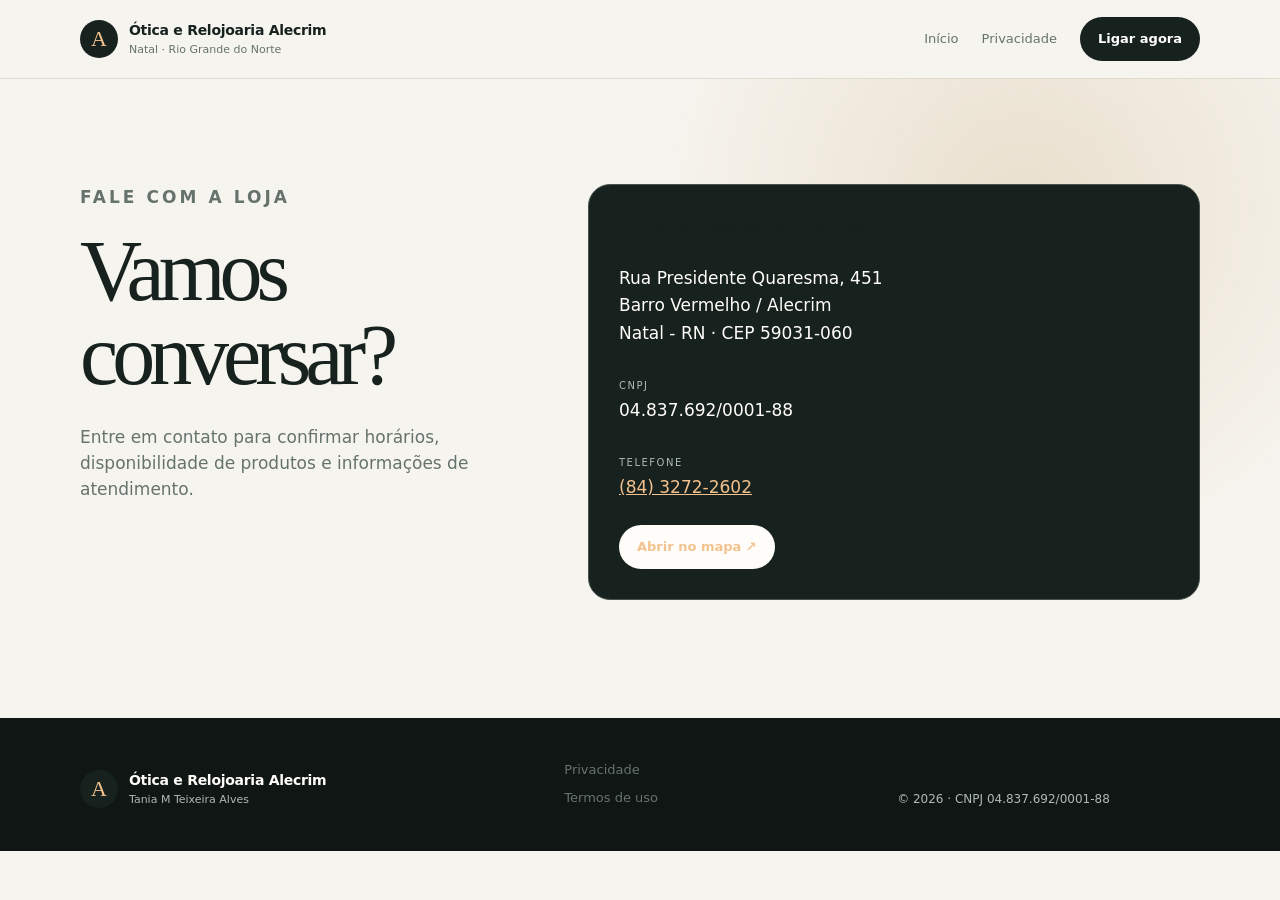
<file: contato.html>
<!doctype html><html lang="pt-BR"><head><meta charset="utf-8"><meta name="viewport" content="width=device-width,initial-scale=1"><meta name="description" content="Contato da Ótica e Relojoaria Alecrim em Natal, RN."><title>Contato | Ótica e Relojoaria Alecrim</title><link rel="stylesheet" href="/styles.css"></head><body><header class="site-header"><div class="container nav-wrap"><a class="brand" href="/"><span class="brand-mark">A</span><span><strong>Ótica e Relojoaria Alecrim</strong><small>Natal · Rio Grande do Norte</small></span></a><nav><a href="/">Início</a><a href="/privacidade.html">Privacidade</a><a class="button button-dark" href="tel:+558432722602">Ligar agora</a></nav></div></header><main><section class="hero"><div class="container split"><div><p class="eyebrow">Fale com a loja</p><h1>Vamos conversar?</h1><p class="lead">Entre em contato para confirmar horários, disponibilidade de produtos e informações de atendimento.</p></div><div class="address-card" style="background:var(--ink);color:white"><p><strong>Ótica e Relojoaria Alecrim</strong></p><p>Rua Presidente Quaresma, 451<br>Barro Vermelho / Alecrim<br>Natal - RN · CEP 59031-060</p><p><small>CNPJ</small><br>04.837.692/0001-88</p><p><small>Telefone</small><br><a href="tel:+558432722602">(84) 3272-2602</a></p><a class="button button-light" href="https://www.google.com/maps/search/?api=1&query=Rua+Presidente+Quaresma+451+Natal+RN" target="_blank" rel="noopener">Abrir no mapa ↗</a></div></div></section></main><footer class="site-footer"><div class="container footer-grid"><div><a class="brand" href="/"><span class="brand-mark">A</span><span><strong>Ótica e Relojoaria Alecrim</strong><small>Tania M Teixeira Alves</small></span></a></div><div class="footer-links"><a href="/privacidade.html">Privacidade</a><a href="/termos-de-uso.html">Termos de uso</a></div><small class="muted">© 2026 · CNPJ 04.837.692/0001-88</small></div></footer></body></html>
</file>
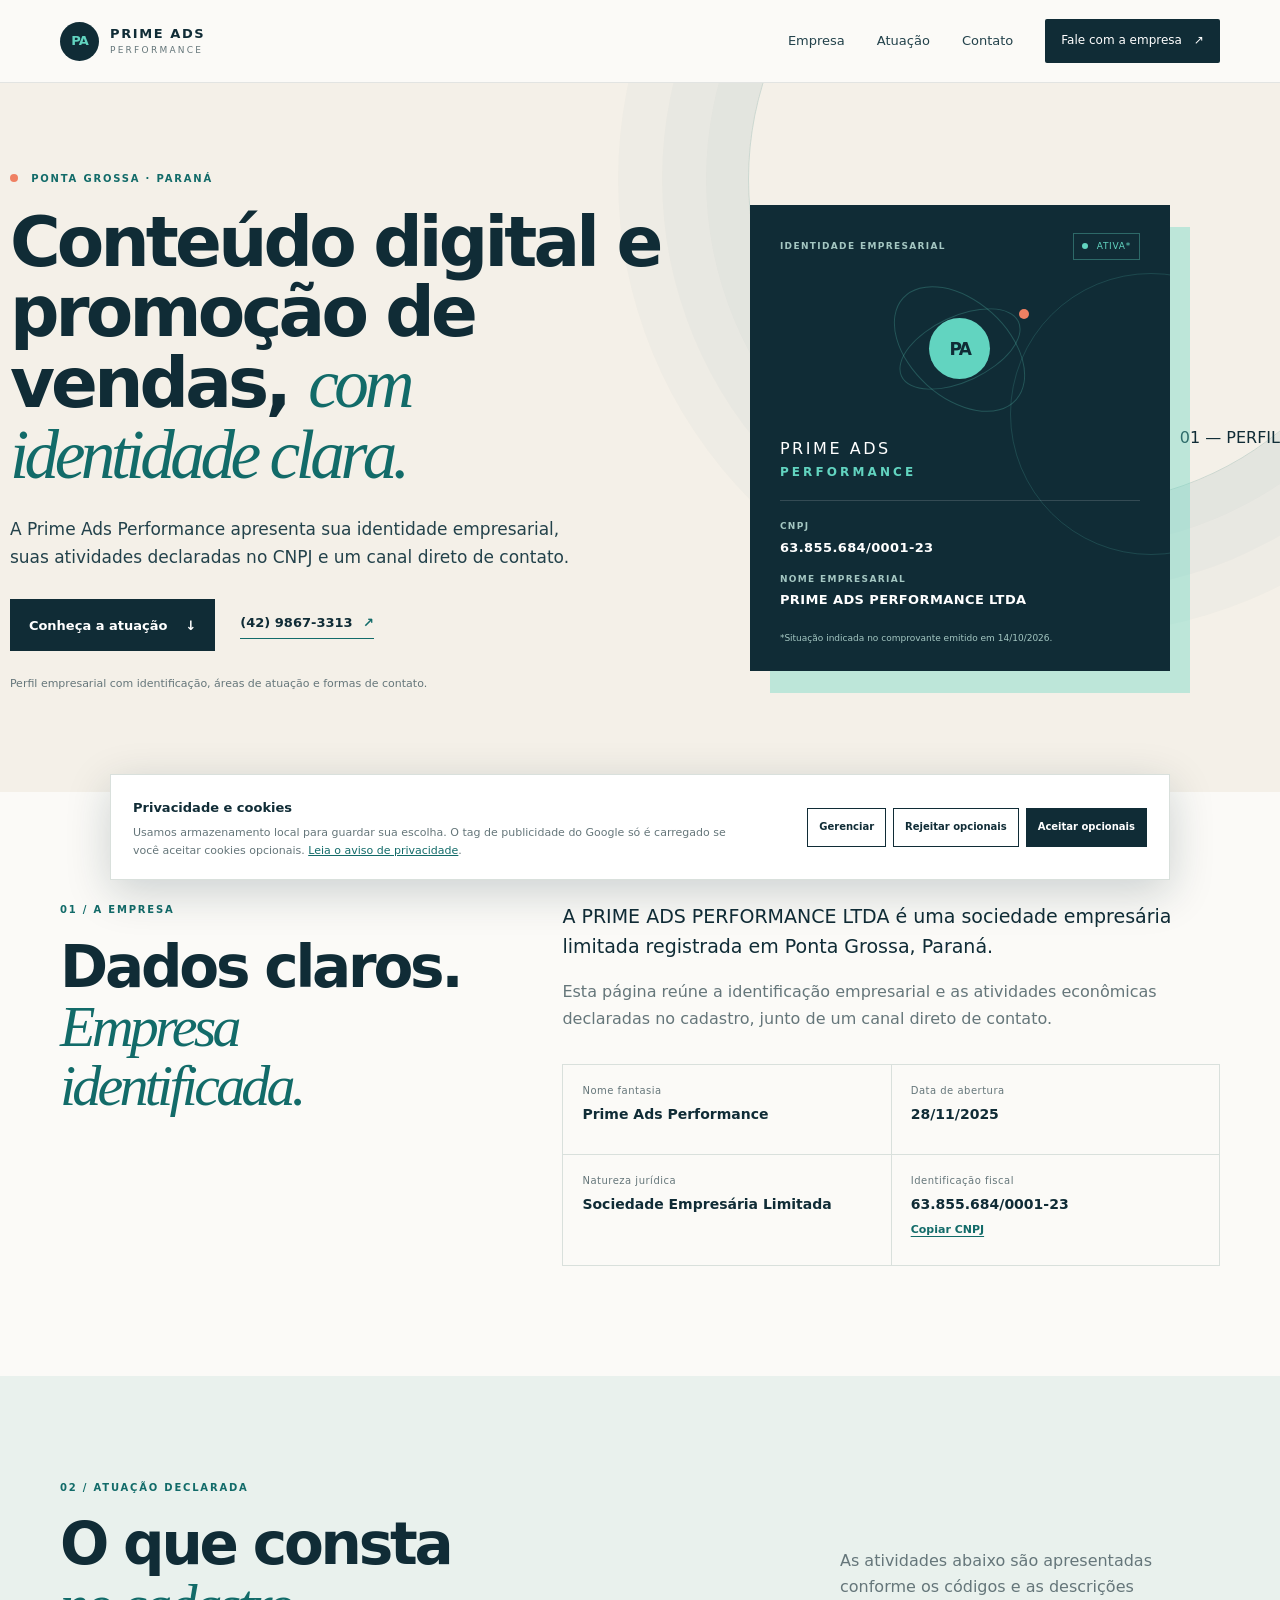
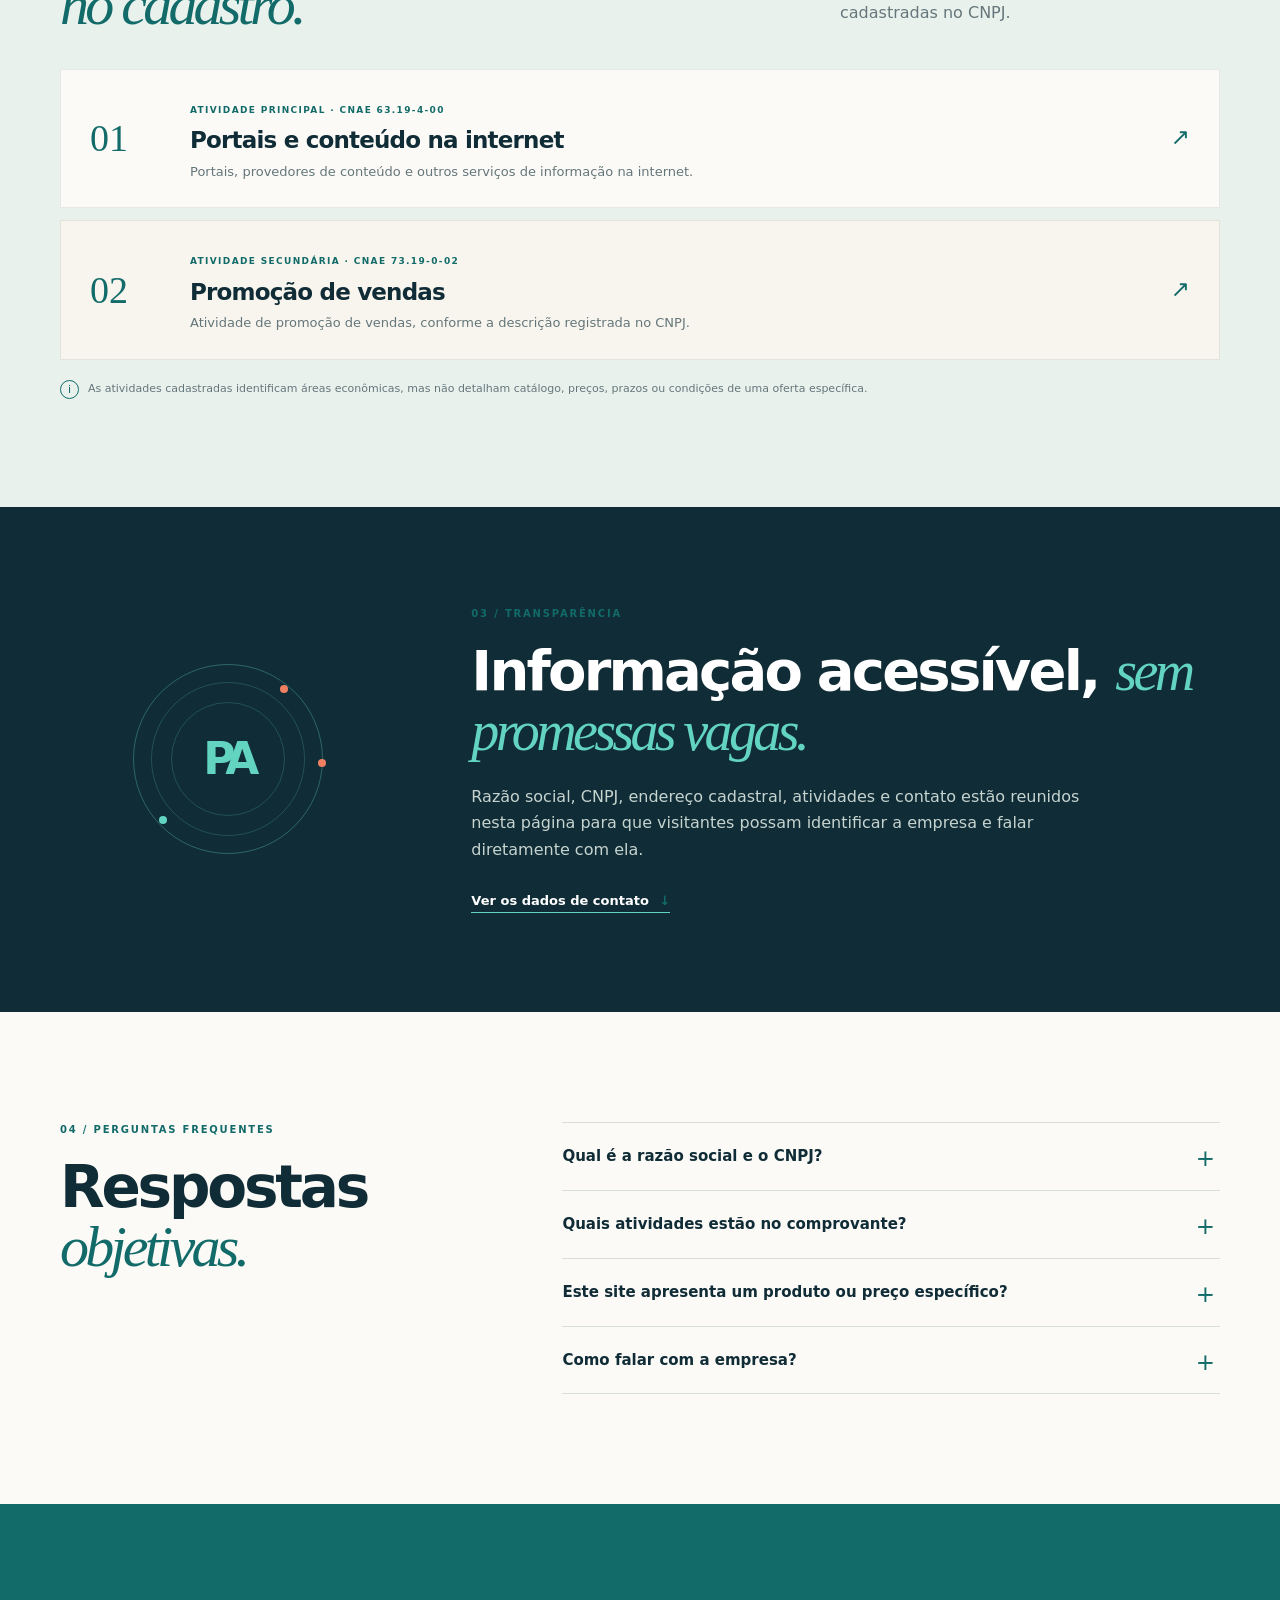
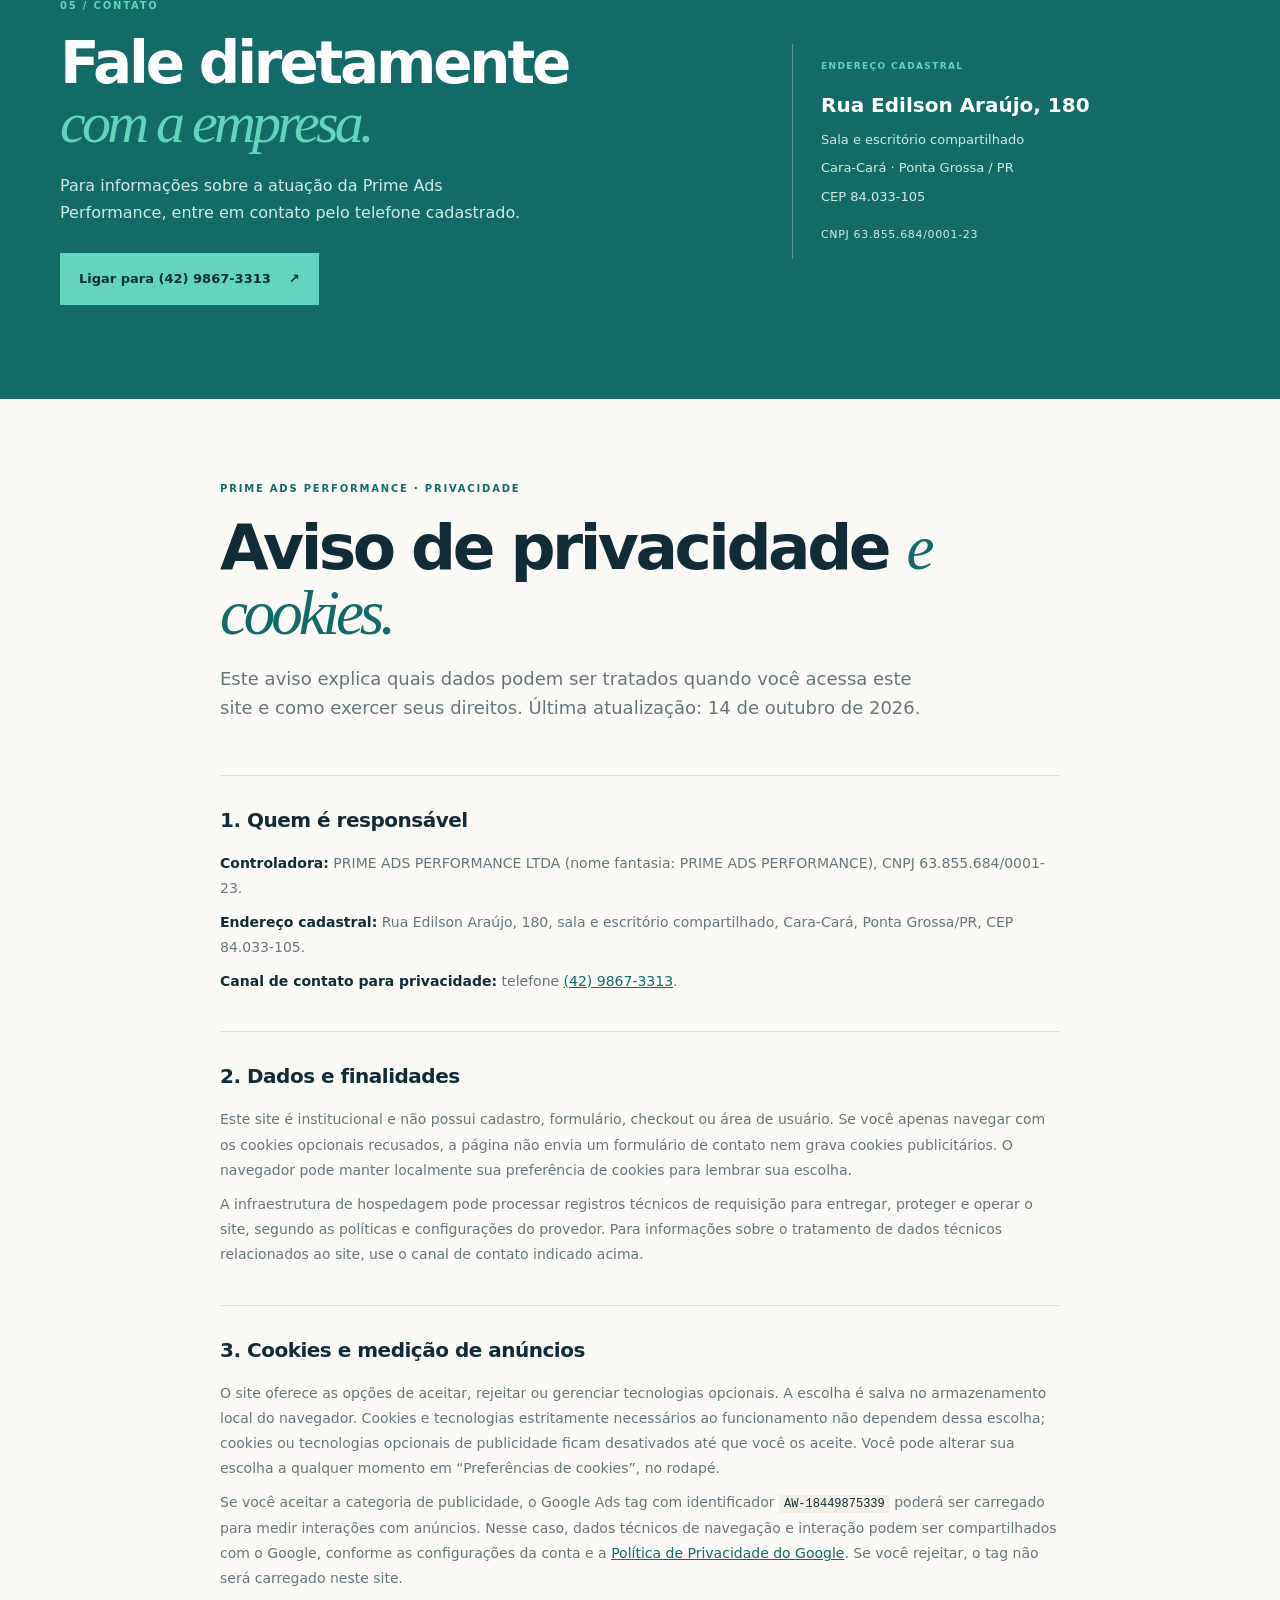
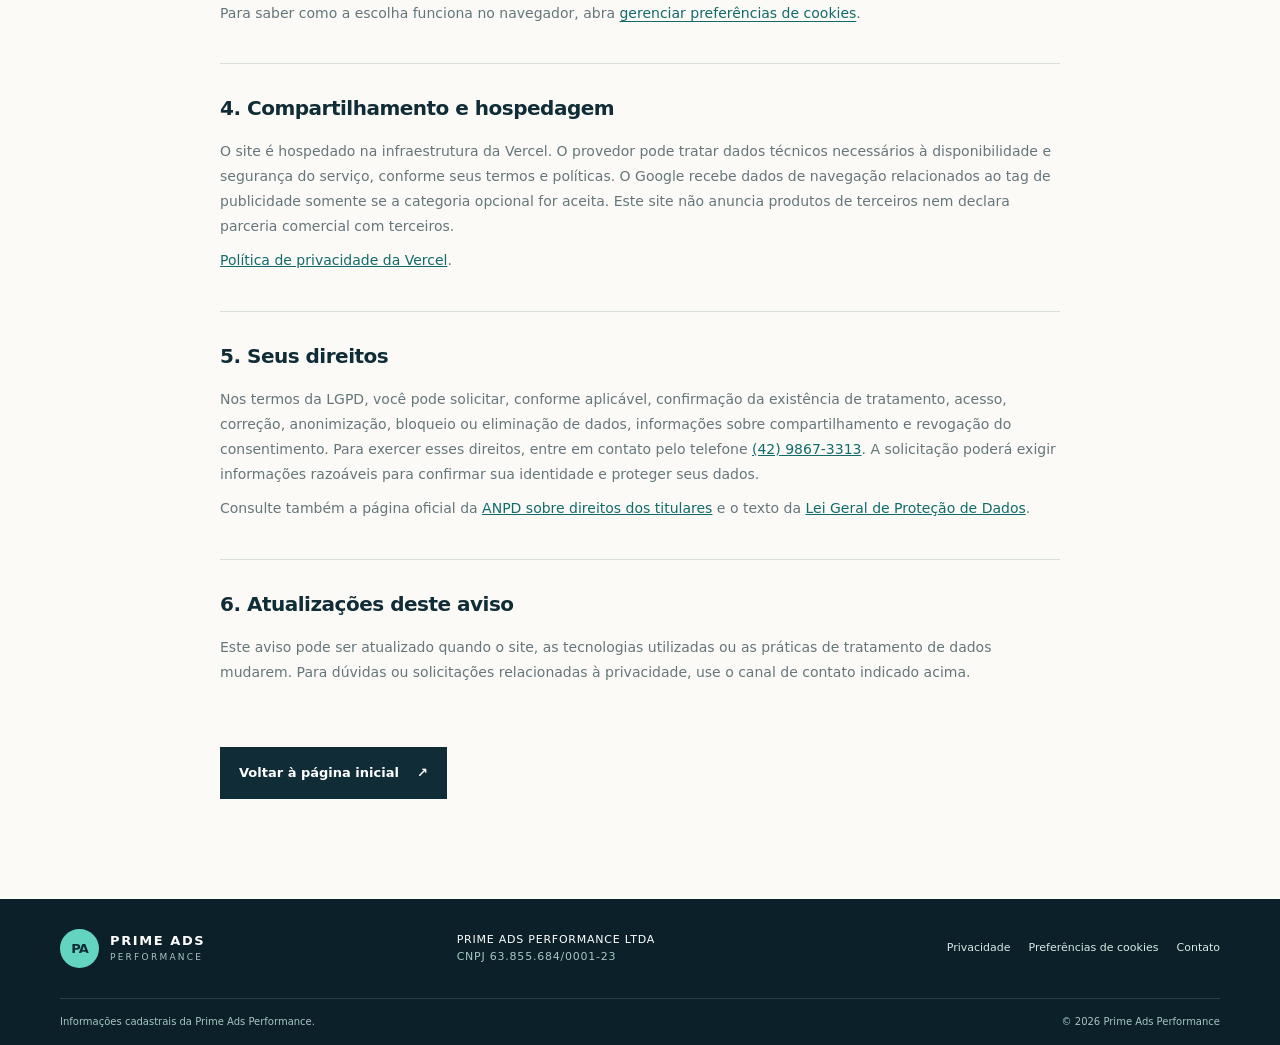
<file: index (1).html>
<!doctype html>
<html lang="pt-BR">
<head>
  <meta charset="utf-8">
  <meta name="viewport" content="width=device-width, initial-scale=1">
  <meta name="robots" content="noindex, nofollow">
  <meta name="theme-color" content="#102c36">
  <meta name="description" content="Conheça a PRIME ADS PERFORMANCE LTDA: dados cadastrais, atividades declaradas no CNPJ e canal de contato em Ponta Grossa, Paraná.">
  <title>Prime Ads Performance | Perfil empresarial</title>
    <style>
:root{color-scheme:light;--ink:#102c36;--ink-soft:#23424b;--teal:#62d4c0;--teal-dark:#126b69;--sand:#f4f0e8;--paper:#fbfaf7;--coral:#ef8062;--muted:#65767a;--line:#d9e0dc;--white:#fff;--serif:Georgia,"Times New Roman",serif;--sans:Inter,ui-sans-serif,system-ui,-apple-system,"Segoe UI",sans-serif}
*{box-sizing:border-box}html{scroll-behavior:smooth;scroll-padding-top:90px}body{margin:0;background:var(--paper);color:var(--ink);font-family:var(--sans);font-size:16px;line-height:1.65;-webkit-font-smoothing:antialiased}a{color:inherit}button{font:inherit}button:focus-visible,a:focus-visible,summary:focus-visible{outline:3px solid var(--coral);outline-offset:4px}.wrap{width:min(1160px,calc(100% - 48px));margin-inline:auto}.skip-link{position:absolute;top:-100px;left:16px;z-index:100;background:var(--white);padding:10px 14px}.skip-link:focus{top:16px}
.site-header{position:sticky;top:0;z-index:20;background:rgba(251,250,247,.94);border-bottom:1px solid rgba(16,44,54,.1);backdrop-filter:blur(12px)}.nav-wrap{height:82px;display:flex;align-items:center;justify-content:space-between}.brand{display:inline-flex;align-items:center;gap:11px;text-decoration:none}.brand-mark{width:39px;height:39px;display:flex;align-items:center;justify-content:center;position:relative;border-radius:50%;background:var(--ink);color:var(--teal);font-size:13px;font-weight:800;letter-spacing:-.09em}.brand-mark span+span{margin-left:-1px}.brand-copy{display:grid;line-height:1.05;letter-spacing:.1em}.brand-copy strong{font-size:13px;font-weight:800}.brand-copy small{font-size:9px;margin-top:5px;letter-spacing:.25em;color:var(--muted)}.main-nav{display:flex;align-items:center;gap:32px}.main-nav>a:not(.nav-cta){font-size:13px;text-decoration:none;color:var(--ink-soft)}.main-nav>a:hover,.footer-links a:hover,.footer-links button:hover{color:var(--teal-dark)}.nav-cta{display:inline-flex;gap:12px;align-items:center;background:var(--ink);color:var(--white);font-size:12px;text-decoration:none;padding:12px 16px;border-radius:2px}.nav-cta:hover{background:var(--teal-dark)}.menu-toggle{display:none;border:0;background:transparent;width:42px;height:42px;padding:10px}.menu-toggle span{display:block;height:2px;background:var(--ink);margin:6px 0}
.hero{min-height:630px;position:relative;overflow:hidden;background:var(--sand);display:flex;align-items:center}.hero:after{content:"";position:absolute;right:-120px;top:-230px;width:650px;height:650px;border:1px solid rgba(18,107,105,.18);border-radius:50%;box-shadow:0 0 0 42px rgba(18,107,105,.025),0 0 0 86px rgba(18,107,105,.025),0 0 0 130px rgba(18,107,105,.025);pointer-events:none}.hero-grid{display:grid;grid-template-columns:1.08fr .72fr;gap:70px;align-items:center;position:relative;z-index:1;padding-block:88px}.eyebrow{font-size:10px;font-weight:800;letter-spacing:.18em;color:var(--teal-dark);text-transform:uppercase;margin:0 0 19px}.eyebrow-dot{width:8px;height:8px;border-radius:50%;display:inline-block;background:var(--coral);margin-right:8px}.hero h1,.section h2,.contact-section h2,.privacy-wrap h1{font-size:clamp(42px,5.4vw,72px);line-height:1.02;letter-spacing:-.055em;margin:0;font-weight:700;max-width:740px}.hero h1 em,.section h2 em,.contact-section h2 em,.privacy-wrap h1 em{font-family:var(--serif);font-weight:400;color:var(--teal-dark);letter-spacing:-.065em}.hero-lede{max-width:560px;color:var(--ink-soft);font-size:17px;line-height:1.7;margin:24px 0 27px}.hero-actions{display:flex;align-items:center;gap:25px;flex-wrap:wrap}.button{display:inline-flex;align-items:center;justify-content:center;gap:18px;text-decoration:none;font-size:13px;font-weight:700;padding:15px 19px;min-height:52px}.button-dark{background:var(--ink);color:var(--white)}.button-dark:hover{background:var(--teal-dark)}.text-link{font-size:13px;font-weight:700;text-decoration:none;border-bottom:1px solid var(--teal-dark);padding-bottom:4px}.text-link span{margin-left:6px;color:var(--teal-dark)}.hero-note{font-size:11px;color:var(--muted);margin-top:24px}.identity-card{position:relative;max-width:420px;justify-self:end;width:100%;background:var(--ink);color:var(--white);padding:28px 30px 25px;box-shadow:20px 22px 0 rgba(98,212,192,.38);overflow:hidden}.identity-card:before{content:"";position:absolute;width:280px;height:280px;border:1px solid rgba(98,212,192,.17);border-radius:50%;top:68px;right:-122px}.identity-top{display:flex;justify-content:space-between;align-items:center;position:relative;z-index:1}.card-kicker,.identity-detail span,.address-label{font-size:9px;letter-spacing:.15em;color:#a4c7c2;font-weight:700}.status-pill{font-size:9px;color:var(--teal);border:1px solid rgba(98,212,192,.36);padding:5px 8px;letter-spacing:.08em}.status-pill span{display:inline-block;width:6px;height:6px;background:var(--teal);border-radius:50%;margin-right:5px}.orbital-mark{height:178px;position:relative;display:flex;align-items:center;justify-content:center}.orbit{position:absolute;border:1px solid rgba(98,212,192,.25);border-radius:50%;transform:rotate(-25deg)}.orbit-one{width:130px;height:66px}.orbit-two{width:153px;height:98px;transform:rotate(42deg)}.orbit-core{width:61px;height:61px;border-radius:50%;background:var(--teal);color:var(--ink);font-weight:800;font-size:17px;display:flex;align-items:center;justify-content:center;letter-spacing:-.1em}.orbit-dot{position:absolute;width:10px;height:10px;border-radius:50%;background:var(--coral);transform:translate(64px,-35px)}.identity-name{font-size:16px;letter-spacing:.16em;line-height:1.4;margin:0 0 17px}.identity-name strong{font-size:12px;color:var(--teal);letter-spacing:.26em}.identity-rule{height:1px;background:rgba(255,255,255,.15);margin:18px 0}.identity-detail{display:grid;gap:3px;margin:13px 0}.identity-detail strong{font-size:13px;letter-spacing:.03em}.identity-foot{font-size:9px;color:#a4c7c2;margin:20px 0 0}
.section{padding:110px 0}.section-grid{display:grid;grid-template-columns:.78fr 1.22fr;gap:82px}.section h2,.contact-section h2{font-size:clamp(36px,4.6vw,58px)}.company-copy p{max-width:690px;color:var(--muted);margin:0 0 18px}.company-copy .lead{font-size:19px;color:var(--ink);line-height:1.55}.facts-grid{display:grid;grid-template-columns:1fr 1fr;gap:1px;background:var(--line);border:1px solid var(--line);margin-top:32px}.fact{position:relative;background:var(--paper);padding:18px 19px;min-height:89px;display:flex;flex-direction:column;gap:5px}.fact span{color:var(--muted);font-size:10px;letter-spacing:.05em}.fact strong{font-size:14px;line-height:1.3}.copy-button{align-self:flex-start;color:var(--teal-dark);border:0;background:none;padding:3px 0;font-size:11px;font-weight:700;cursor:pointer;text-decoration:underline;text-underline-offset:3px}.copy-feedback{font-size:11px;color:var(--teal-dark)}
.activities-section{background:#e9f1ed;padding:104px 0 108px}.activities-intro{display:flex;justify-content:space-between;align-items:end;gap:50px;margin-bottom:35px}.activities-intro>p{max-width:380px;color:var(--muted);margin:0 0 7px}.activity-list{display:grid;gap:12px}.activity-card{display:grid;grid-template-columns:80px 1fr 40px;align-items:center;gap:20px;padding:25px 29px;background:var(--paper);border:1px solid rgba(16,44,54,.09);transition:transform .2s ease,border-color .2s ease}.activity-card:hover{transform:translateY(-2px);border-color:var(--teal-dark)}.activity-secondary{background:#f8f5ee}.activity-number{font-family:var(--serif);font-size:38px;color:var(--teal-dark)}.activity-label{font-size:9px;font-weight:800;letter-spacing:.15em;color:var(--teal-dark)}.activity-content h3{font-size:23px;line-height:1.2;margin:6px 0 6px;letter-spacing:-.035em}.activity-content p{font-size:13px;color:var(--muted);margin:0}.activity-arrow{font-size:23px;color:var(--teal-dark);text-align:right}.activity-note{font-size:11px;color:var(--muted);margin:20px 0 0;display:flex;gap:9px;align-items:flex-start}.activity-note span{flex:0 0 19px;height:19px;border:1px solid var(--teal-dark);border-radius:50%;display:grid;place-items:center;font-size:11px;color:var(--teal-dark)}
.transparency-section{background:var(--ink);color:var(--white);padding:99px 0}.transparency-grid{display:grid;grid-template-columns:.62fr 1.38fr;gap:75px;align-items:center}.transparency-section h2{font-size:clamp(36px,4.5vw,56px);line-height:1.06;letter-spacing:-.05em;margin:0 0 22px}.transparency-section h2 em{font-family:var(--serif);font-weight:400;color:var(--teal)}.transparency-section p:not(.eyebrow){max-width:650px;color:#c6d4d0;margin:0 0 24px}.eyebrow-light{color:var(--teal)}.text-link-light{color:var(--white);border-color:var(--teal)}.transparency-sign{position:relative;width:190px;height:190px;border:1px solid rgba(98,212,192,.35);border-radius:50%;display:grid;place-items:center;color:var(--teal);font-weight:800;font-size:44px;letter-spacing:-.14em;justify-self:center}.transparency-sign:before,.transparency-sign:after{content:"";position:absolute;border:1px solid rgba(98,212,192,.22);border-radius:50%;inset:17px}.transparency-sign:after{inset:37px}.transparency-sign i{position:absolute;width:8px;height:8px;border-radius:50%;background:var(--coral)}.transparency-sign i:nth-of-type(1){top:20px;right:34px}.transparency-sign i:nth-of-type(2){bottom:29px;left:25px;background:var(--teal)}.transparency-sign i:nth-of-type(3){top:50%;right:-4px;background:var(--coral)}
.faq-grid{display:grid;grid-template-columns:.78fr 1.22fr;gap:82px}.faq-list{border-top:1px solid var(--line)}.faq-list details{border-bottom:1px solid var(--line);padding:0}.faq-list summary{cursor:pointer;list-style:none;position:relative;padding:21px 42px 21px 0;font-weight:700;font-size:15px}.faq-list summary::-webkit-details-marker{display:none}.faq-list summary:after{content:"+";position:absolute;right:5px;top:17px;color:var(--teal-dark);font-size:23px;font-weight:400}.faq-list details[open] summary:after{content:"−"}.faq-list details p{color:var(--muted);font-size:14px;margin:0;padding:0 35px 21px 0}.faq-list details a{color:var(--teal-dark)}
.contact-section{background:var(--teal-dark);color:var(--white);padding:94px 0}.contact-grid{display:grid;grid-template-columns:1.2fr .8fr;gap:90px;align-items:center}.contact-section h2{margin:0 0 21px}.contact-section h2 em{color:var(--teal)}.contact-section p:not(.eyebrow){max-width:480px;color:#d4ebe5;margin:0 0 27px}.button-light{background:var(--teal);color:var(--ink)}.button-light:hover{background:var(--white)}.address-card{font-style:normal;display:grid;gap:7px;border-left:1px solid rgba(255,255,255,.3);padding:15px 0 15px 28px;color:#d4ebe5;font-size:13px}.address-card strong{font-size:20px;color:var(--white);margin-top:8px}.address-label{color:var(--teal)}.address-cnpj{font-size:11px;margin-top:12px;letter-spacing:.06em}
.site-footer{background:#0b2028;color:var(--white)}.footer-top{display:grid;grid-template-columns:1fr 1fr 1fr;align-items:center;gap:30px;padding-block:30px}.brand-footer .brand-mark{background:var(--teal);color:var(--ink)}.brand-footer .brand-copy small{color:#a4c7c2}.footer-top>p{font-size:11px;line-height:1.6;letter-spacing:.07em;margin:0;color:var(--white)}.footer-top>p span{color:#a4c7c2}.footer-links{display:flex;justify-content:flex-end;gap:18px;flex-wrap:wrap}.footer-links a,.footer-links button,.footer-bottom a{font-size:11px;text-decoration:none;color:#d4ebe5}.footer-links button{font:inherit;font-size:11px;background:none;border:0;padding:0;cursor:pointer}.footer-bottom{border-top:1px solid rgba(255,255,255,.13);padding-block:15px;display:flex;justify-content:space-between;gap:20px;color:#a4c7c2;font-size:10px}
.cookie-banner{position:fixed;z-index:50;left:20px;right:20px;bottom:20px;max-width:1060px;margin:auto;background:var(--white);border:1px solid var(--line);box-shadow:0 12px 45px rgba(16,44,54,.2);padding:19px 22px;display:grid;grid-template-columns:1fr auto;gap:18px;align-items:center}.cookie-banner[hidden],.cookie-preferences[hidden]{display:none}.cookie-copy strong{font-size:13px}.cookie-copy p{font-size:11px;color:var(--muted);margin:3px 0 0;max-width:620px}.cookie-copy a{color:var(--teal-dark)}.cookie-actions{display:flex;gap:7px;flex-wrap:wrap}.cookie-button{min-height:39px;padding:8px 11px;font-size:10px;font-weight:700;border:1px solid var(--ink);background:var(--white);color:var(--ink);cursor:pointer}.cookie-button:hover{background:var(--sand)}.cookie-accept{background:var(--ink);color:var(--white)}.cookie-accept:hover{background:var(--teal-dark)}.cookie-preferences{grid-column:1/-1;border-top:1px solid var(--line);padding-top:14px;display:flex;justify-content:space-between;align-items:center;gap:20px}.cookie-preferences label{font-size:11px;color:var(--ink-soft)}.cookie-preferences input{accent-color:var(--teal-dark);margin-right:7px}.privacy-back{margin-left:auto}.privacy-page{background:var(--paper);padding:82px 0 100px}.privacy-wrap{max-width:840px}.privacy-wrap h1{font-size:clamp(40px,5vw,63px);margin-bottom:20px}.privacy-lead{font-size:18px;line-height:1.6;color:var(--muted);max-width:720px;margin:0 0 52px}.privacy-block{border-top:1px solid var(--line);padding:28px 0}.privacy-block h2{font-size:20px;letter-spacing:-.025em;margin:0 0 14px}.privacy-block p{font-size:14px;color:var(--muted);margin:9px 0;line-height:1.8}.privacy-block strong{color:var(--ink)}.privacy-block a,.inline-button{color:var(--teal-dark)}.inline-button{border:0;background:none;text-decoration:underline;text-underline-offset:3px;font:inherit;cursor:pointer;padding:0}.privacy-block code{font-size:12px;color:var(--ink);background:var(--sand);padding:2px 5px}.privacy-home{margin-top:25px}.privacy-page+.site-footer{padding-block:10px}
@media(max-width:900px){.hero-grid{gap:40px;grid-template-columns:1fr .85fr}.hero h1{font-size:clamp(41px,6vw,60px)}.section-grid,.faq-grid{gap:48px}.transparency-grid{gap:40px}.contact-grid{gap:50px}.main-nav{gap:20px}.main-nav>a:not(.nav-cta){font-size:12px}}
@media(max-width:680px){html{scroll-padding-top:72px}.wrap{width:min(100% - 36px,560px)}.nav-wrap{height:70px}.menu-toggle{display:block;cursor:pointer}.main-nav{display:none;position:absolute;top:69px;left:0;right:0;background:var(--paper);padding:18px 22px 22px;border-bottom:1px solid var(--line);box-shadow:0 12px 16px rgba(16,44,54,.08);align-items:stretch;gap:0}.main-nav.is-open{display:flex;flex-direction:column}.main-nav>a:not(.nav-cta){padding:11px 0;border-bottom:1px solid var(--line);font-size:14px}.nav-cta{justify-content:space-between;margin-top:14px}.hero{min-height:0}.hero-grid{grid-template-columns:1fr;gap:43px;padding-block:64px 76px}.hero h1{font-size:clamp(43px,12vw,61px)}.hero-lede{font-size:16px}.identity-card{justify-self:start;max-width:none;box-shadow:12px 13px 0 rgba(98,212,192,.38)}.hero:after{right:-240px;top:-180px;width:470px;height:470px}.hero-index{font-size:9px;position:absolute;bottom:20px;left:20px;color:var(--muted);letter-spacing:.1em}.hero-index span{color:var(--coral);margin:0 7px}.section{padding:75px 0}.section-grid,.faq-grid{grid-template-columns:1fr;gap:28px}.section h2,.contact-section h2{font-size:clamp(37px,10vw,51px)}.company-copy .lead{font-size:17px}.facts-grid{grid-template-columns:1fr 1fr}.fact{padding:15px 13px;min-height:90px}.fact strong{font-size:12px}.activities-section{padding:76px 0}.activities-intro{display:block;margin-bottom:25px}.activities-intro>p{margin-top:20px}.activity-card{grid-template-columns:39px 1fr 20px;gap:12px;padding:20px 15px}.activity-number{font-size:29px}.activity-label{font-size:8px;line-height:1.5;letter-spacing:.1em}.activity-content h3{font-size:19px}.activity-content p{font-size:12px}.activity-arrow{font-size:18px}.activity-note{font-size:10px}.transparency-section{padding:73px 0}.transparency-grid{grid-template-columns:1fr;gap:30px}.transparency-sign{width:120px;height:120px;font-size:33px;justify-self:start}.transparency-sign:before{inset:11px}.transparency-sign:after{inset:25px}.transparency-section h2{font-size:clamp(37px,10vw,52px)}.faq-grid{gap:24px}.faq-list summary{font-size:14px}.contact-section{padding:72px 0}.contact-grid{grid-template-columns:1fr;gap:42px}.address-card{padding-left:18px}.footer-top{grid-template-columns:1fr;gap:21px;padding-block:27px}.footer-links{justify-content:flex-start;gap:16px}.footer-bottom{font-size:9px;flex-direction:column;gap:5px}.cookie-banner{left:10px;right:10px;bottom:10px;padding:16px;grid-template-columns:1fr;gap:13px}.cookie-actions{display:grid;grid-template-columns:1fr}.cookie-button{width:100%}.cookie-preferences{display:grid;grid-template-columns:1fr}.cookie-preferences>div{width:100%}.privacy-page{padding:64px 0 76px}.privacy-lead{font-size:16px;margin-bottom:35px}.privacy-block{padding:23px 0}.privacy-block h2{font-size:18px}.privacy-block p{font-size:13px}}
@media(prefers-reduced-motion:reduce){*,*::before,*::after{scroll-behavior:auto!important;animation-duration:.01ms!important;animation-iteration-count:1!important;transition-duration:.01ms!important}}

.privacy-wrap .privacy-title{font-size:clamp(40px,5vw,63px);line-height:1.02;letter-spacing:-.055em;margin:0 0 20px;font-weight:700}
.privacy-wrap .privacy-title em{font-family:var(--serif);font-weight:400;color:var(--teal-dark);letter-spacing:-.065em}

</style>
  <meta property="og:type" content="website">
  <meta property="og:title" content="Prime Ads Performance | Perfil empresarial">
  <meta property="og:description" content="Identidade empresarial, atividades declaradas e contato da Prime Ads Performance.">
</head>
<body>
  <a class="skip-link" href="#conteudo">Pular para o conteúdo</a>
  <header class="site-header">
    <div class="wrap nav-wrap">
      <a class="brand" href="#topo" aria-label="Prime Ads Performance, início">
        <span class="brand-mark" aria-hidden="true"><span>P</span><span>A</span></span>
        <span class="brand-copy"><strong>PRIME ADS</strong><small>PERFORMANCE</small></span>
      </a>
      <button class="menu-toggle" id="menuToggle" type="button" aria-expanded="false" aria-controls="mainNav" aria-label="Abrir menu"><span></span><span></span></button>
      <nav class="main-nav" id="mainNav" aria-label="Navegação principal">
        <a href="#empresa">Empresa</a>
        <a href="#atuacao">Atuação</a>
        <a href="#contato">Contato</a>
        <a class="nav-cta" href="tel:+554298673313">Fale com a empresa <span aria-hidden="true">↗</span></a>
      </nav>
    </div>
  </header>

  <main id="conteudo">
    <section class="hero" id="topo">
      <div class="wrap hero-grid">
        <div class="hero-copy">
          <p class="eyebrow"><span class="eyebrow-dot"></span> Ponta Grossa · Paraná</p>
          <h1>Conteúdo digital e promoção de vendas, <em>com identidade clara.</em></h1>
          <p class="hero-lede">A Prime Ads Performance apresenta sua identidade empresarial, suas atividades declaradas no CNPJ e um canal direto de contato.</p>
          <div class="hero-actions">
            <a class="button button-dark" href="#atuacao">Conheça a atuação <span aria-hidden="true">↓</span></a>
            <a class="text-link" href="tel:+554298673313">(42) 9867-3313 <span aria-hidden="true">↗</span></a>
          </div>
          <p class="hero-note">Perfil empresarial com identificação, áreas de atuação e formas de contato.</p>
        </div>
        <aside class="identity-card" aria-label="Identificação da empresa">
          <div class="identity-top">
            <span class="card-kicker">IDENTIDADE EMPRESARIAL</span>
            <span class="status-pill"><span></span> ATIVA*</span>
          </div>
          <div class="orbital-mark" aria-hidden="true"><span class="orbit orbit-one"></span><span class="orbit orbit-two"></span><span class="orbit-core">PA</span><span class="orbit-dot"></span></div>
          <p class="identity-name">PRIME ADS<br><strong>PERFORMANCE</strong></p>
          <div class="identity-rule"></div>
          <div class="identity-detail"><span>CNPJ</span><strong>63.855.684/0001-23</strong></div>
          <div class="identity-detail"><span>NOME EMPRESARIAL</span><strong>PRIME ADS PERFORMANCE LTDA</strong></div>
          <p class="identity-foot">*Situação indicada no comprovante emitido em 14/10/2026.</p>
        </aside>
      </div>
      <div class="hero-index" aria-hidden="true">01 <span>—</span> PERFIL</div>
    </section>

    <section class="section company-section" id="empresa">
      <div class="wrap section-grid">
        <div class="section-heading">
          <p class="eyebrow">01 / A EMPRESA</p>
          <h2>Dados claros.<br><em>Empresa identificada.</em></h2>
        </div>
        <div class="company-copy">
          <p class="lead">A PRIME ADS PERFORMANCE LTDA é uma sociedade empresária limitada registrada em Ponta Grossa, Paraná.</p>
          <p>Esta página reúne a identificação empresarial e as atividades econômicas declaradas no cadastro, junto de um canal direto de contato.</p>
          <div class="facts-grid">
            <div class="fact"><span>Nome fantasia</span><strong>Prime Ads Performance</strong></div>
            <div class="fact"><span>Data de abertura</span><strong>28/11/2025</strong></div>
            <div class="fact"><span>Natureza jurídica</span><strong>Sociedade Empresária Limitada</strong></div>
            <div class="fact fact-copy">
              <span>Identificação fiscal</span>
              <strong id="cnpjValue">63.855.684/0001-23</strong>
              <button class="copy-button" id="copyCnpj" type="button" aria-label="Copiar CNPJ">Copiar CNPJ</button>
              <span class="copy-feedback" id="copyFeedback" aria-live="polite"></span>
            </div>
          </div>
        </div>
      </div>
    </section>

    <section class="section activities-section" id="atuacao">
      <div class="wrap">
        <div class="activities-intro">
          <div>
            <p class="eyebrow">02 / ATUAÇÃO DECLARADA</p>
            <h2>O que consta<br><em>no cadastro.</em></h2>
          </div>
          <p>As atividades abaixo são apresentadas conforme os códigos e as descrições cadastradas no CNPJ.</p>
        </div>
        <div class="activity-list">
          <article class="activity-card activity-primary">
            <div class="activity-number">01</div>
            <div class="activity-content">
              <span class="activity-label">ATIVIDADE PRINCIPAL · CNAE 63.19-4-00</span>
              <h3>Portais e conteúdo na internet</h3>
              <p>Portais, provedores de conteúdo e outros serviços de informação na internet.</p>
            </div>
            <span class="activity-arrow" aria-hidden="true">↗</span>
          </article>
          <article class="activity-card activity-secondary">
            <div class="activity-number">02</div>
            <div class="activity-content">
              <span class="activity-label">ATIVIDADE SECUNDÁRIA · CNAE 73.19-0-02</span>
              <h3>Promoção de vendas</h3>
              <p>Atividade de promoção de vendas, conforme a descrição registrada no CNPJ.</p>
            </div>
            <span class="activity-arrow" aria-hidden="true">↗</span>
          </article>
        </div>
        <p class="activity-note"><span aria-hidden="true">i</span> As atividades cadastradas identificam áreas econômicas, mas não detalham catálogo, preços, prazos ou condições de uma oferta específica.</p>
      </div>
    </section>

    <section class="section transparency-section">
      <div class="wrap transparency-grid">
        <div class="transparency-sign" aria-hidden="true"><span>PA</span><i></i><i></i><i></i></div>
        <div>
          <p class="eyebrow">03 / TRANSPARÊNCIA</p>
          <h2>Informação acessível, <em>sem promessas vagas.</em></h2>
          <p>Razão social, CNPJ, endereço cadastral, atividades e contato estão reunidos nesta página para que visitantes possam identificar a empresa e falar diretamente com ela.</p>
          <a class="text-link text-link-light" href="#contato">Ver os dados de contato <span aria-hidden="true">↓</span></a>
        </div>
      </div>
    </section>

    <section class="section faq-section">
      <div class="wrap faq-grid">
        <div class="section-heading">
          <p class="eyebrow">04 / PERGUNTAS FREQUENTES</p>
          <h2>Respostas<br><em>objetivas.</em></h2>
        </div>
        <div class="faq-list">
          <details>
            <summary>Qual é a razão social e o CNPJ?</summary>
            <p>PRIME ADS PERFORMANCE LTDA, CNPJ 63.855.684/0001-23. O nome fantasia cadastrado é PRIME ADS PERFORMANCE.</p>
          </details>
          <details>
            <summary>Quais atividades estão no comprovante?</summary>
            <p>A atividade principal é portais, provedores de conteúdo e outros serviços de informação na internet. A atividade secundária informada é promoção de vendas. Os códigos CNAE aparecem na seção “Atuação declarada”.</p>
          </details>
          <details>
            <summary>Este site apresenta um produto ou preço específico?</summary>
            <p>Não. O cadastro empresarial identifica a empresa e suas atividades, mas não especifica produto, preço, prazo ou condições comerciais. Para informações atuais, entre em contato diretamente com a empresa.</p>
          </details>
          <details>
            <summary>Como falar com a empresa?</summary>
            <p>Telefone: <a href="tel:+554298673313">(42) 9867-3313</a>. O endereço cadastral também está informado na seção de contato.</p>
          </details>
        </div>
      </div>
    </section>

    <section class="contact-section" id="contato">
      <div class="wrap contact-grid">
        <div>
          <p class="eyebrow eyebrow-light">05 / CONTATO</p>
          <h2>Fale diretamente<br><em>com a empresa.</em></h2>
          <p>Para informações sobre a atuação da Prime Ads Performance, entre em contato pelo telefone cadastrado.</p>
          <a class="button button-light" href="tel:+554298673313">Ligar para (42) 9867-3313 <span aria-hidden="true">↗</span></a>
        </div>
        <address class="address-card">
          <span class="address-label">ENDEREÇO CADASTRAL</span>
          <strong>Rua Edilson Araújo, 180</strong>
          <span>Sala e escritório compartilhado</span>
          <span>Cara-Cará · Ponta Grossa / PR</span>
          <span>CEP 84.033-105</span>
          <span class="address-cnpj">CNPJ 63.855.684/0001-23</span>
        </address>
      </div>
    </section>

    <section class="privacy-page" id="privacidade">
    <div class="wrap privacy-wrap">
      <p class="eyebrow">PRIME ADS PERFORMANCE · PRIVACIDADE</p>
      <h2 class="privacy-title">Aviso de privacidade <em>e cookies.</em></h2>
      <p class="privacy-lead">Este aviso explica quais dados podem ser tratados quando você acessa este site e como exercer seus direitos. Última atualização: 14 de outubro de 2026.</p>

      <section class="privacy-block">
        <h2>1. Quem é responsável</h2>
        <p><strong>Controladora:</strong> PRIME ADS PERFORMANCE LTDA (nome fantasia: PRIME ADS PERFORMANCE), CNPJ 63.855.684/0001-23.</p>
        <p><strong>Endereço cadastral:</strong> Rua Edilson Araújo, 180, sala e escritório compartilhado, Cara-Cará, Ponta Grossa/PR, CEP 84.033-105.</p>
        <p><strong>Canal de contato para privacidade:</strong> telefone <a href="tel:+554298673313">(42) 9867-3313</a>.</p>
      </section>

      <section class="privacy-block">
        <h2>2. Dados e finalidades</h2>
        <p>Este site é institucional e não possui cadastro, formulário, checkout ou área de usuário. Se você apenas navegar com os cookies opcionais recusados, a página não envia um formulário de contato nem grava cookies publicitários. O navegador pode manter localmente sua preferência de cookies para lembrar sua escolha.</p>
        <p>A infraestrutura de hospedagem pode processar registros técnicos de requisição para entregar, proteger e operar o site, segundo as políticas e configurações do provedor. Para informações sobre o tratamento de dados técnicos relacionados ao site, use o canal de contato indicado acima.</p>
      </section>

      <section class="privacy-block">
        <h2>3. Cookies e medição de anúncios</h2>
        <p>O site oferece as opções de aceitar, rejeitar ou gerenciar tecnologias opcionais. A escolha é salva no armazenamento local do navegador. Cookies e tecnologias estritamente necessários ao funcionamento não dependem dessa escolha; cookies ou tecnologias opcionais de publicidade ficam desativados até que você os aceite. Você pode alterar sua escolha a qualquer momento em “Preferências de cookies”, no rodapé.</p>
        <p>Se você aceitar a categoria de publicidade, o Google Ads tag com identificador <code>AW-18449875339</code> poderá ser carregado para medir interações com anúncios. Nesse caso, dados técnicos de navegação e interação podem ser compartilhados com o Google, conforme as configurações da conta e a <a href="https://policies.google.com/privacy?hl=pt-BR" target="_blank" rel="noopener noreferrer">Política de Privacidade do Google</a>. Se você rejeitar, o tag não será carregado neste site.</p>
        <p>Para saber como a escolha funciona no navegador, abra <button class="inline-button" id="openCookieSettingsPrivacy" type="button">gerenciar preferências de cookies</button>.</p>
      </section>

      <section class="privacy-block">
        <h2>4. Compartilhamento e hospedagem</h2>
        <p>O site é hospedado na infraestrutura da Vercel. O provedor pode tratar dados técnicos necessários à disponibilidade e segurança do serviço, conforme seus termos e políticas. O Google recebe dados de navegação relacionados ao tag de publicidade somente se a categoria opcional for aceita. Este site não anuncia produtos de terceiros nem declara parceria comercial com terceiros.</p>
        <p><a href="https://vercel.com/legal/privacy-policy" target="_blank" rel="noopener noreferrer">Política de privacidade da Vercel</a>.</p>
      </section>

      <section class="privacy-block">
        <h2>5. Seus direitos</h2>
        <p>Nos termos da LGPD, você pode solicitar, conforme aplicável, confirmação da existência de tratamento, acesso, correção, anonimização, bloqueio ou eliminação de dados, informações sobre compartilhamento e revogação do consentimento. Para exercer esses direitos, entre em contato pelo telefone <a href="tel:+554298673313">(42) 9867-3313</a>. A solicitação poderá exigir informações razoáveis para confirmar sua identidade e proteger seus dados.</p>
        <p>Consulte também a página oficial da <a href="https://www.gov.br/anpd/pt-br/assuntos/titular-de-dados/direito-dos-titulares" target="_blank" rel="noopener noreferrer">ANPD sobre direitos dos titulares</a> e o texto da <a href="https://www.gov.br/anpd/pt-br/centrais-de-conteudo/legislacao/lei-no-13-709-de-14-de-agosto-de-2018" target="_blank" rel="noopener noreferrer">Lei Geral de Proteção de Dados</a>.</p>
      </section>

      <section class="privacy-block">
        <h2>6. Atualizações deste aviso</h2>
        <p>Este aviso pode ser atualizado quando o site, as tecnologias utilizadas ou as práticas de tratamento de dados mudarem. Para dúvidas ou solicitações relacionadas à privacidade, use o canal de contato indicado acima.</p>
      </section>
      <a class="button button-dark privacy-home" href="#topo">Voltar à página inicial <span aria-hidden="true">↗</span></a>
    </div>

    </section>
  </main>

  <footer class="site-footer">
    <div class="wrap footer-top">
      <a class="brand brand-footer" href="#topo" aria-label="Prime Ads Performance, início">
        <span class="brand-mark" aria-hidden="true"><span>P</span><span>A</span></span>
        <span class="brand-copy"><strong>PRIME ADS</strong><small>PERFORMANCE</small></span>
      </a>
      <p>PRIME ADS PERFORMANCE LTDA<br><span>CNPJ 63.855.684/0001-23</span></p>
      <div class="footer-links"><a href="#privacidade">Privacidade</a><button id="openCookieSettings" type="button">Preferências de cookies</button><a href="#contato">Contato</a></div>
    </div>
    <div class="wrap footer-bottom"><span>Informações cadastrais da Prime Ads Performance.</span><span>© 2026 Prime Ads Performance</span></div>
  </footer>

  <section class="cookie-banner" id="cookieBanner" aria-label="Preferências de cookies" hidden>
    <div class="cookie-copy"><strong>Privacidade e cookies</strong><p>Usamos armazenamento local para guardar sua escolha. O tag de publicidade do Google só é carregado se você aceitar cookies opcionais. <a href="#privacidade">Leia o aviso de privacidade</a>.</p></div>
    <div class="cookie-actions">
      <button class="cookie-button cookie-manage" id="manageCookies" type="button">Gerenciar</button>
      <button class="cookie-button cookie-reject" id="rejectCookies" type="button">Rejeitar opcionais</button>
      <button class="cookie-button cookie-accept" id="acceptCookies" type="button">Aceitar opcionais</button>
    </div>
    <div class="cookie-preferences" id="cookiePreferences" hidden>
      <label><input type="checkbox" id="adsConsent"> Permitir cookies/tecnologias de publicidade e medição do Google Ads</label>
      <div><button class="cookie-button cookie-reject" id="saveCookiePreferences" type="button">Salvar escolha</button></div>
    </div>
  </section>
  <script>
(() => {
  'use strict';
  const tagId = 'AW-18449875339';
  const consentKey = 'primeads-optional-cookies-v1';
  const banner = document.getElementById('cookieBanner');
  const preferences = document.getElementById('cookiePreferences');
  const checkbox = document.getElementById('adsConsent');
  const denied = {ad_storage:'denied',ad_user_data:'denied',ad_personalization:'denied',analytics_storage:'denied'};
  const granted = {ad_storage:'granted',ad_user_data:'granted',ad_personalization:'granted',analytics_storage:'denied'};

  function loadAdsTag() {
    if (window.__primeAdsTagLoaded) return;
    window.__primeAdsTagLoaded = true;
    window.dataLayer = window.dataLayer || [];
    window.gtag = window.gtag || function gtag(){ window.dataLayer.push(arguments); };
    window.gtag('consent', 'default', denied);
    window.gtag('js', new Date());
    window.gtag('consent', 'update', granted);
    const script = document.createElement('script');
    script.async = true;
    script.src = `https://www.googletagmanager.com/gtag/js?id=${encodeURIComponent(tagId)}`;
    script.onerror = () => { window.__primeAdsTagLoaded = false; };
    document.head.appendChild(script);
    window.gtag('config', tagId);
  }

  function clearAdsCookies() {
    const names = document.cookie.split(';').map(item => item.trim().split('=')[0]).filter(Boolean);
    const adsCookie = /^(?:_gcl_|_gac_|_gads$|_gpi$)/;
    names.filter(name => adsCookie.test(name)).forEach(name => {
      document.cookie = `${name}=; Max-Age=0; expires=Thu, 01 Jan 1970 00:00:00 GMT; path=/; SameSite=Lax; Secure`;
      document.cookie = `${name}=; Max-Age=0; expires=Thu, 01 Jan 1970 00:00:00 GMT; path=/; domain=${location.hostname}; SameSite=Lax; Secure`;
    });
  }

  function revokeAdsTag() {
    if (typeof window.gtag === 'function') window.gtag('consent', 'update', denied);
    document.querySelectorAll(`script[src*="googletagmanager.com/gtag/js?id=${tagId}"]`).forEach(script => script.remove());
    window.__primeAdsTagLoaded = false;
    clearAdsCookies();
  }

  function saveChoice(allowAds) {
    try { localStorage.setItem(consentKey, allowAds ? 'accepted' : 'rejected'); } catch (_) { /* A escolha continua válida nesta visita. */ }
    if (allowAds) loadAdsTag(); else revokeAdsTag();
    if (banner) banner.hidden = true;
    if (preferences) preferences.hidden = true;
  }

  function openPreferences() {
    if (!banner) return;
    banner.hidden = false;
    if (preferences) preferences.hidden = false;
    if (checkbox) {
      try { checkbox.checked = localStorage.getItem(consentKey) === 'accepted'; } catch (_) { checkbox.checked = false; }
    }
    banner.scrollIntoView({block:'nearest',behavior:'smooth'});
  }

  let storedChoice = null;
  try { storedChoice = localStorage.getItem(consentKey); } catch (_) { /* O banner aparecerá nesta visita. */ }
  if (storedChoice === 'accepted') loadAdsTag();
  if (banner && storedChoice !== 'accepted' && storedChoice !== 'rejected') banner.hidden = false;

  document.getElementById('acceptCookies')?.addEventListener('click', () => saveChoice(true));
  document.getElementById('rejectCookies')?.addEventListener('click', () => saveChoice(false));
  document.getElementById('manageCookies')?.addEventListener('click', openPreferences);
  document.getElementById('saveCookiePreferences')?.addEventListener('click', () => saveChoice(Boolean(checkbox?.checked)));
  document.querySelectorAll('#openCookieSettings, #openCookieSettingsPrivacy').forEach(button => button.addEventListener('click', openPreferences));

  const menuToggle = document.getElementById('menuToggle');
  const mainNav = document.getElementById('mainNav');
  if (menuToggle && mainNav) {
    menuToggle.addEventListener('click', () => {
      const isOpen = menuToggle.getAttribute('aria-expanded') === 'true';
      menuToggle.setAttribute('aria-expanded', String(!isOpen));
      menuToggle.setAttribute('aria-label', isOpen ? 'Abrir menu' : 'Fechar menu');
      mainNav.classList.toggle('is-open', !isOpen);
    });
    mainNav.querySelectorAll('a').forEach(link => link.addEventListener('click', () => {
      menuToggle.setAttribute('aria-expanded', 'false');
      menuToggle.setAttribute('aria-label', 'Abrir menu');
      mainNav.classList.remove('is-open');
    }));
  }

  const copyButton = document.getElementById('copyCnpj');
  const cnpj = document.getElementById('cnpjValue');
  const copyFeedback = document.getElementById('copyFeedback');
  copyButton?.addEventListener('click', async () => {
    const digits = (cnpj?.textContent || '').trim();
    try {
      await navigator.clipboard.writeText(digits);
      if (copyFeedback) copyFeedback.textContent = 'CNPJ copiado.';
    } catch (_) {
      if (copyFeedback) copyFeedback.textContent = `CNPJ: ${digits}`;
    }
  });
})();

</script>
</body>
</html>
</file>
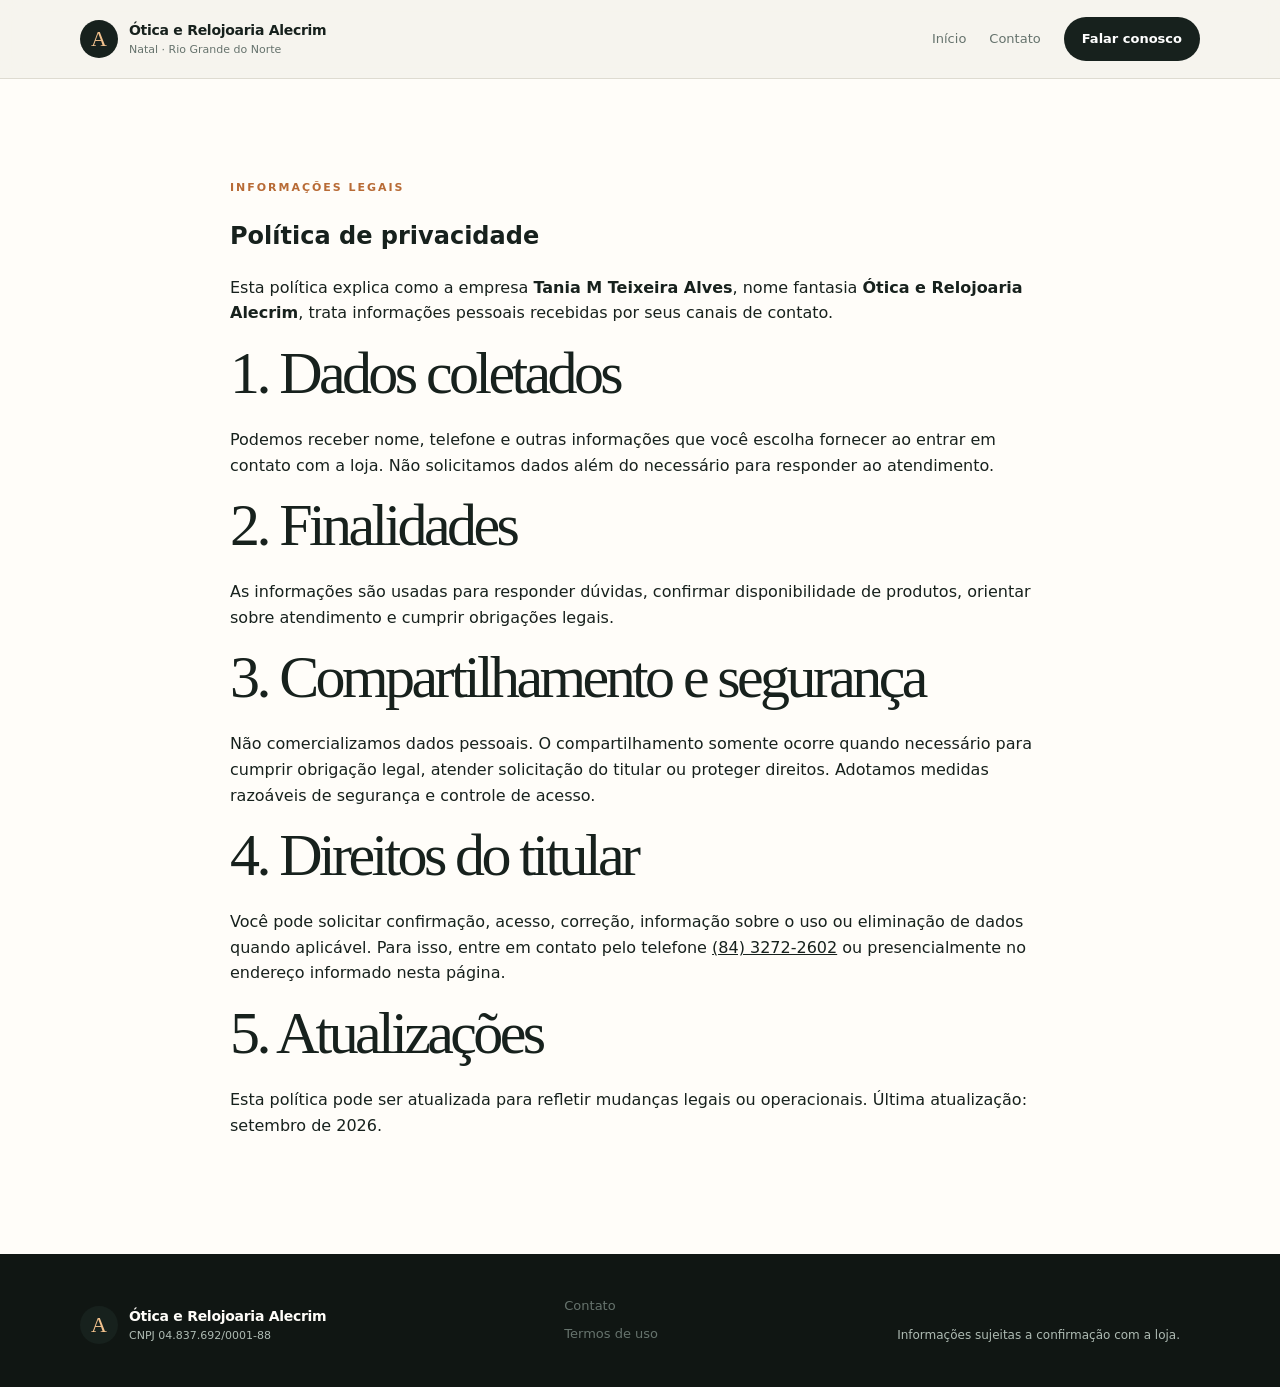
<file: privacidade.html>
<!doctype html><html lang="pt-BR"><head><meta charset="utf-8"><meta name="viewport" content="width=device-width,initial-scale=1"><meta name="description" content="Política de privacidade da Ótica e Relojoaria Alecrim."><title>Privacidade LGPD | Ótica e Relojoaria Alecrim</title><link rel="stylesheet" href="/styles.css"></head><body><header class="site-header"><div class="container nav-wrap"><a class="brand" href="/"><span class="brand-mark">A</span><span><strong>Ótica e Relojoaria Alecrim</strong><small>Natal · Rio Grande do Norte</small></span></a><nav><a href="/">Início</a><a href="/contato.html">Contato</a><a class="button button-dark" href="tel:+558432722602">Falar conosco</a></nav></div></header><main><section class="section section-light"><div class="container" style="max-width:820px"><p class="eyebrow">Informações legais</p><h1>Política de privacidade</h1><p>Esta política explica como a empresa <strong>Tania M Teixeira Alves</strong>, nome fantasia <strong>Ótica e Relojoaria Alecrim</strong>, trata informações pessoais recebidas por seus canais de contato.</p><h2>1. Dados coletados</h2><p>Podemos receber nome, telefone e outras informações que você escolha fornecer ao entrar em contato com a loja. Não solicitamos dados além do necessário para responder ao atendimento.</p><h2>2. Finalidades</h2><p>As informações são usadas para responder dúvidas, confirmar disponibilidade de produtos, orientar sobre atendimento e cumprir obrigações legais.</p><h2>3. Compartilhamento e segurança</h2><p>Não comercializamos dados pessoais. O compartilhamento somente ocorre quando necessário para cumprir obrigação legal, atender solicitação do titular ou proteger direitos. Adotamos medidas razoáveis de segurança e controle de acesso.</p><h2>4. Direitos do titular</h2><p>Você pode solicitar confirmação, acesso, correção, informação sobre o uso ou eliminação de dados quando aplicável. Para isso, entre em contato pelo telefone <a href="tel:+558432722602">(84) 3272-2602</a> ou presencialmente no endereço informado nesta página.</p><h2>5. Atualizações</h2><p>Esta política pode ser atualizada para refletir mudanças legais ou operacionais. Última atualização: setembro de 2026.</p></div></section></main><footer class="site-footer"><div class="container footer-grid"><div><a class="brand" href="/"><span class="brand-mark">A</span><span><strong>Ótica e Relojoaria Alecrim</strong><small>CNPJ 04.837.692/0001-88</small></span></a></div><div class="footer-links"><a href="/contato.html">Contato</a><a href="/termos-de-uso.html">Termos de uso</a></div><small class="muted">Informações sujeitas a confirmação com a loja.</small></div></footer></body></html>
</file>
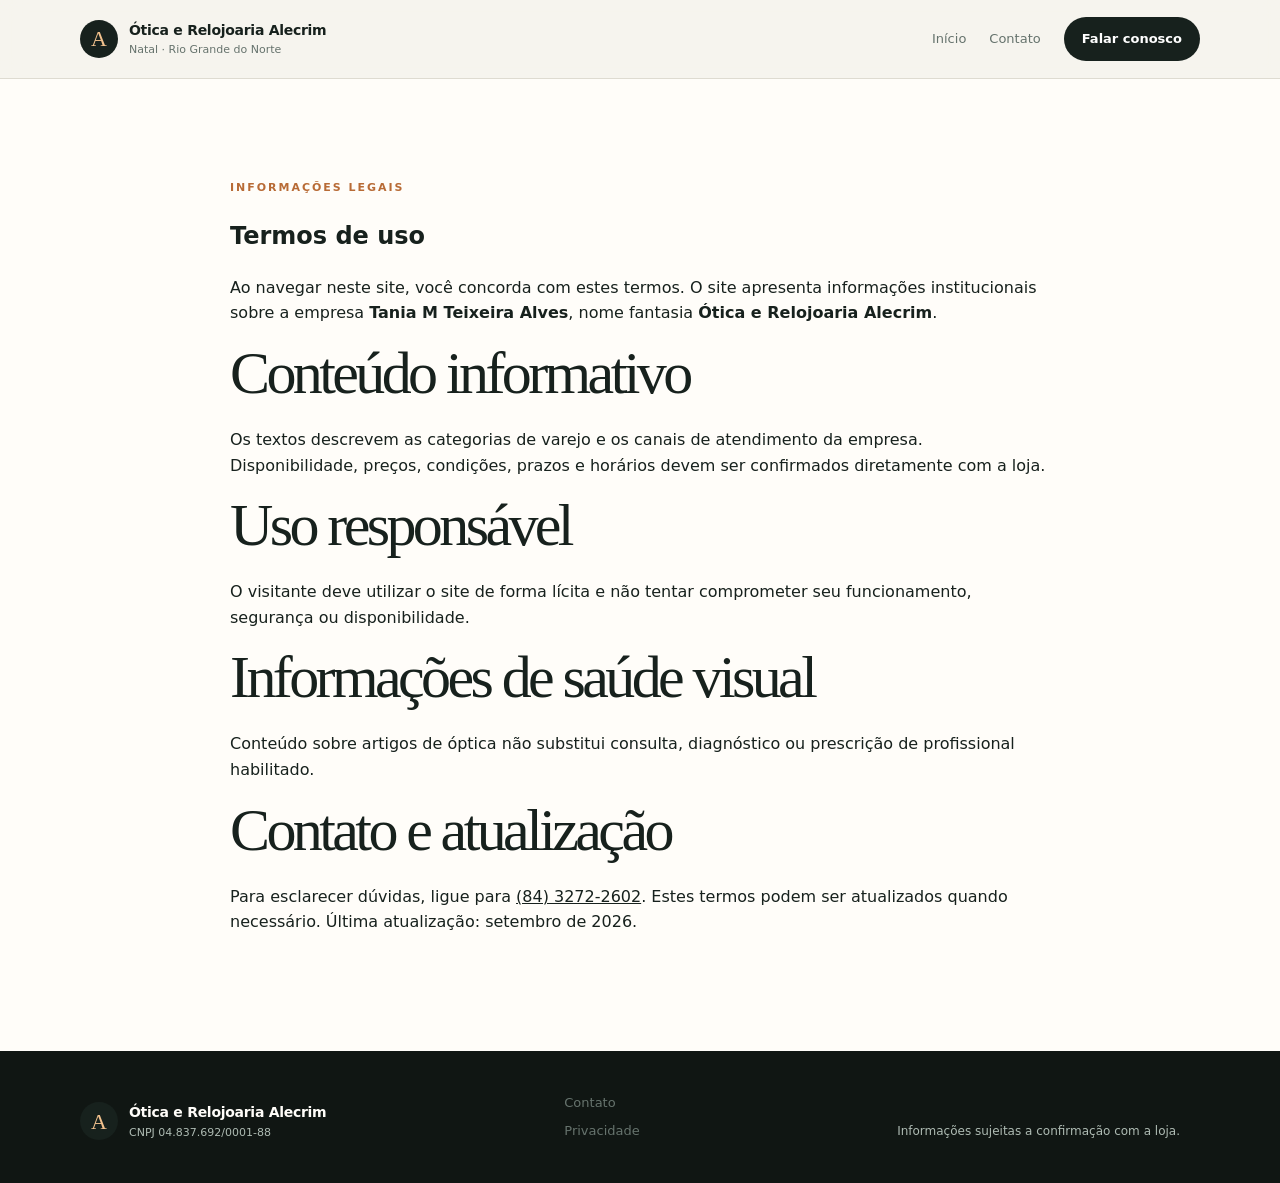
<file: termos-de-uso.html>
<!doctype html><html lang="pt-BR"><head><meta charset="utf-8"><meta name="viewport" content="width=device-width,initial-scale=1"><meta name="description" content="Termos de uso da Ótica e Relojoaria Alecrim."><title>Termos de uso | Ótica e Relojoaria Alecrim</title><link rel="stylesheet" href="/styles.css"></head><body><header class="site-header"><div class="container nav-wrap"><a class="brand" href="/"><span class="brand-mark">A</span><span><strong>Ótica e Relojoaria Alecrim</strong><small>Natal · Rio Grande do Norte</small></span></a><nav><a href="/">Início</a><a href="/contato.html">Contato</a><a class="button button-dark" href="tel:+558432722602">Falar conosco</a></nav></div></header><main><section class="section section-light"><div class="container" style="max-width:820px"><p class="eyebrow">Informações legais</p><h1>Termos de uso</h1><p>Ao navegar neste site, você concorda com estes termos. O site apresenta informações institucionais sobre a empresa <strong>Tania M Teixeira Alves</strong>, nome fantasia <strong>Ótica e Relojoaria Alecrim</strong>.</p><h2>Conteúdo informativo</h2><p>Os textos descrevem as categorias de varejo e os canais de atendimento da empresa. Disponibilidade, preços, condições, prazos e horários devem ser confirmados diretamente com a loja.</p><h2>Uso responsável</h2><p>O visitante deve utilizar o site de forma lícita e não tentar comprometer seu funcionamento, segurança ou disponibilidade.</p><h2>Informações de saúde visual</h2><p>Conteúdo sobre artigos de óptica não substitui consulta, diagnóstico ou prescrição de profissional habilitado.</p><h2>Contato e atualização</h2><p>Para esclarecer dúvidas, ligue para <a href="tel:+558432722602">(84) 3272-2602</a>. Estes termos podem ser atualizados quando necessário. Última atualização: setembro de 2026.</p></div></section></main><footer class="site-footer"><div class="container footer-grid"><div><a class="brand" href="/"><span class="brand-mark">A</span><span><strong>Ótica e Relojoaria Alecrim</strong><small>CNPJ 04.837.692/0001-88</small></span></a></div><div class="footer-links"><a href="/contato.html">Contato</a><a href="/privacidade.html">Privacidade</a></div><small class="muted">Informações sujeitas a confirmação com a loja.</small></div></footer></body></html>
</file>
<file: styles.css>
:root{--ink:#17211d;--muted:#66736d;--paper:#f6f4ee;--white:#fffdf9;--accent:#b86b36;--line:#dedbd1;--serif:Georgia,'Times New Roman',serif;--sans:Inter,ui-sans-serif,system-ui,-apple-system,BlinkMacSystemFont,'Segoe UI',sans-serif}*{box-sizing:border-box}html{scroll-behavior:smooth}body{margin:0;background:var(--paper);color:var(--ink);font-family:var(--sans);line-height:1.6}a{color:inherit}p{margin:0 0 1rem}.container{width:min(1120px,calc(100% - 40px));margin:auto}.site-header{background:rgba(246,244,238,.95);border-bottom:1px solid var(--line);position:sticky;top:0;z-index:5;backdrop-filter:blur(12px)}.nav-wrap{min-height:78px;display:flex;align-items:center;justify-content:space-between;gap:24px}.brand{display:inline-flex;align-items:center;gap:11px;text-decoration:none}.brand-mark{width:38px;height:38px;border-radius:50%;display:grid;place-items:center;background:var(--ink);color:#f3c28e;font-family:var(--serif);font-size:22px}.brand strong,.brand small{display:block}.brand strong{font-size:14px;letter-spacing:-.02em}.brand small{font-size:11px;color:var(--muted)}nav{display:flex;align-items:center;gap:23px;font-size:13px}nav a:not(.button),.footer-links a{text-decoration:none;color:var(--muted)}nav a:not(.button):hover,.footer-links a:hover{text-decoration:underline;color:var(--ink)}.button{display:inline-block;border-radius:999px;padding:12px 18px;text-decoration:none;font-size:13px;font-weight:700;transition:transform .18s ease,opacity .18s ease}.button:hover{transform:translateY(-2px)}.button-primary{background:var(--accent);color:white}.button-dark{background:var(--ink);color:white}.button-light{background:var(--white);color:var(--ink)}.hero{padding:105px 0 118px;background:radial-gradient(circle at 80% 20%,#eadfcd 0,transparent 32%),var(--paper)}.hero-grid{display:grid;grid-template-columns:1.15fr .85fr;gap:72px;align-items:center}.eyebrow{color:var(--accent);font-size:11px;font-weight:800;letter-spacing:.18em;text-transform:uppercase;margin-bottom:18px}.eyebrow-light{color:#f3c28e}.hero h1{font-family:var(--serif);font-size:clamp(48px,7vw,86px);line-height:.98;letter-spacing:-.07em;max-width:760px;margin:0 0 26px;font-weight:500}.lead{font-size:19px;line-height:1.55;color:#53615a;max-width:620px}.actions{display:flex;align-items:center;gap:20px;flex-wrap:wrap;margin-top:30px}.text-link{font-weight:700;font-size:14px;text-decoration:none}.hero-card{background:var(--ink);color:var(--white);padding:38px;border-radius:28px;box-shadow:20px 22px 0 #e4d3bd}.card-icon{color:#f3c28e;font-size:42px;line-height:1}.card-label{color:#f3c28e;font-size:11px;font-weight:800;letter-spacing:.18em;text-transform:uppercase;margin-top:24px}.hero-card h2{font-family:var(--serif);font-size:34px;line-height:1.05;font-weight:500;letter-spacing:-.04em}.hero-card p:last-child{color:#c5cec8}.section{padding:100px 0}.section-light{background:var(--white)}.split{display:grid;grid-template-columns:.8fr 1.2fr;gap:100px}.section h2{font-family:var(--serif);font-size:clamp(36px,5vw,60px);line-height:1.05;letter-spacing:-.06em;font-weight:500;margin:0 0 22px}.split p{color:var(--muted);font-size:17px}.split strong{color:var(--ink)}.cards{display:grid;grid-template-columns:repeat(3,1fr);gap:16px;margin-top:40px}.service-card{background:var(--white);border:1px solid var(--line);padding:28px;border-radius:20px;min-height:210px}.service-card span{color:var(--accent);font-weight:800;font-size:12px}.service-card h3{font-family:var(--serif);font-size:27px;font-weight:500;margin:34px 0 10px}.service-card p{color:var(--muted);font-size:14px}.section-ink{background:var(--ink);color:var(--white)}.location-grid{display:grid;grid-template-columns:1fr 1fr;gap:80px;align-items:center}.section-ink h2{max-width:560px}.section-ink p{color:#c5cec8;max-width:520px}.address-card{border:1px solid #48534c;border-radius:22px;padding:30px;font-size:16px}.address-card p{color:var(--white);margin-bottom:23px}.address-card a{color:#f3c28e}.address-card small{color:#aebbb3;text-transform:uppercase;font-size:10px;letter-spacing:.15em}.site-footer{background:#101613;color:var(--white);padding:42px 0}.footer-grid{display:grid;grid-template-columns:1.2fr .8fr .8fr;gap:30px;align-items:end}.footer-links{display:flex;flex-direction:column;gap:7px;font-size:13px}.muted{color:#aebbb3;font-size:12px}.site-footer .brand small{color:#aebbb3}@media(max-width:800px){.nav-wrap{align-items:flex-start;padding:18px 0;flex-direction:column}nav{width:100%;gap:14px;flex-wrap:wrap}.hero{padding:70px 0}.hero-grid,.split,.location-grid{grid-template-columns:1fr;gap:45px}.hero h1{font-size:56px}.cards{grid-template-columns:1fr}.footer-grid{grid-template-columns:1fr;align-items:start}.hero-card{box-shadow:10px 12px 0 #e4d3bd}}@media(prefers-reduced-motion:reduce){html{scroll-behavior:auto}.button{transition:none}}
</file>
